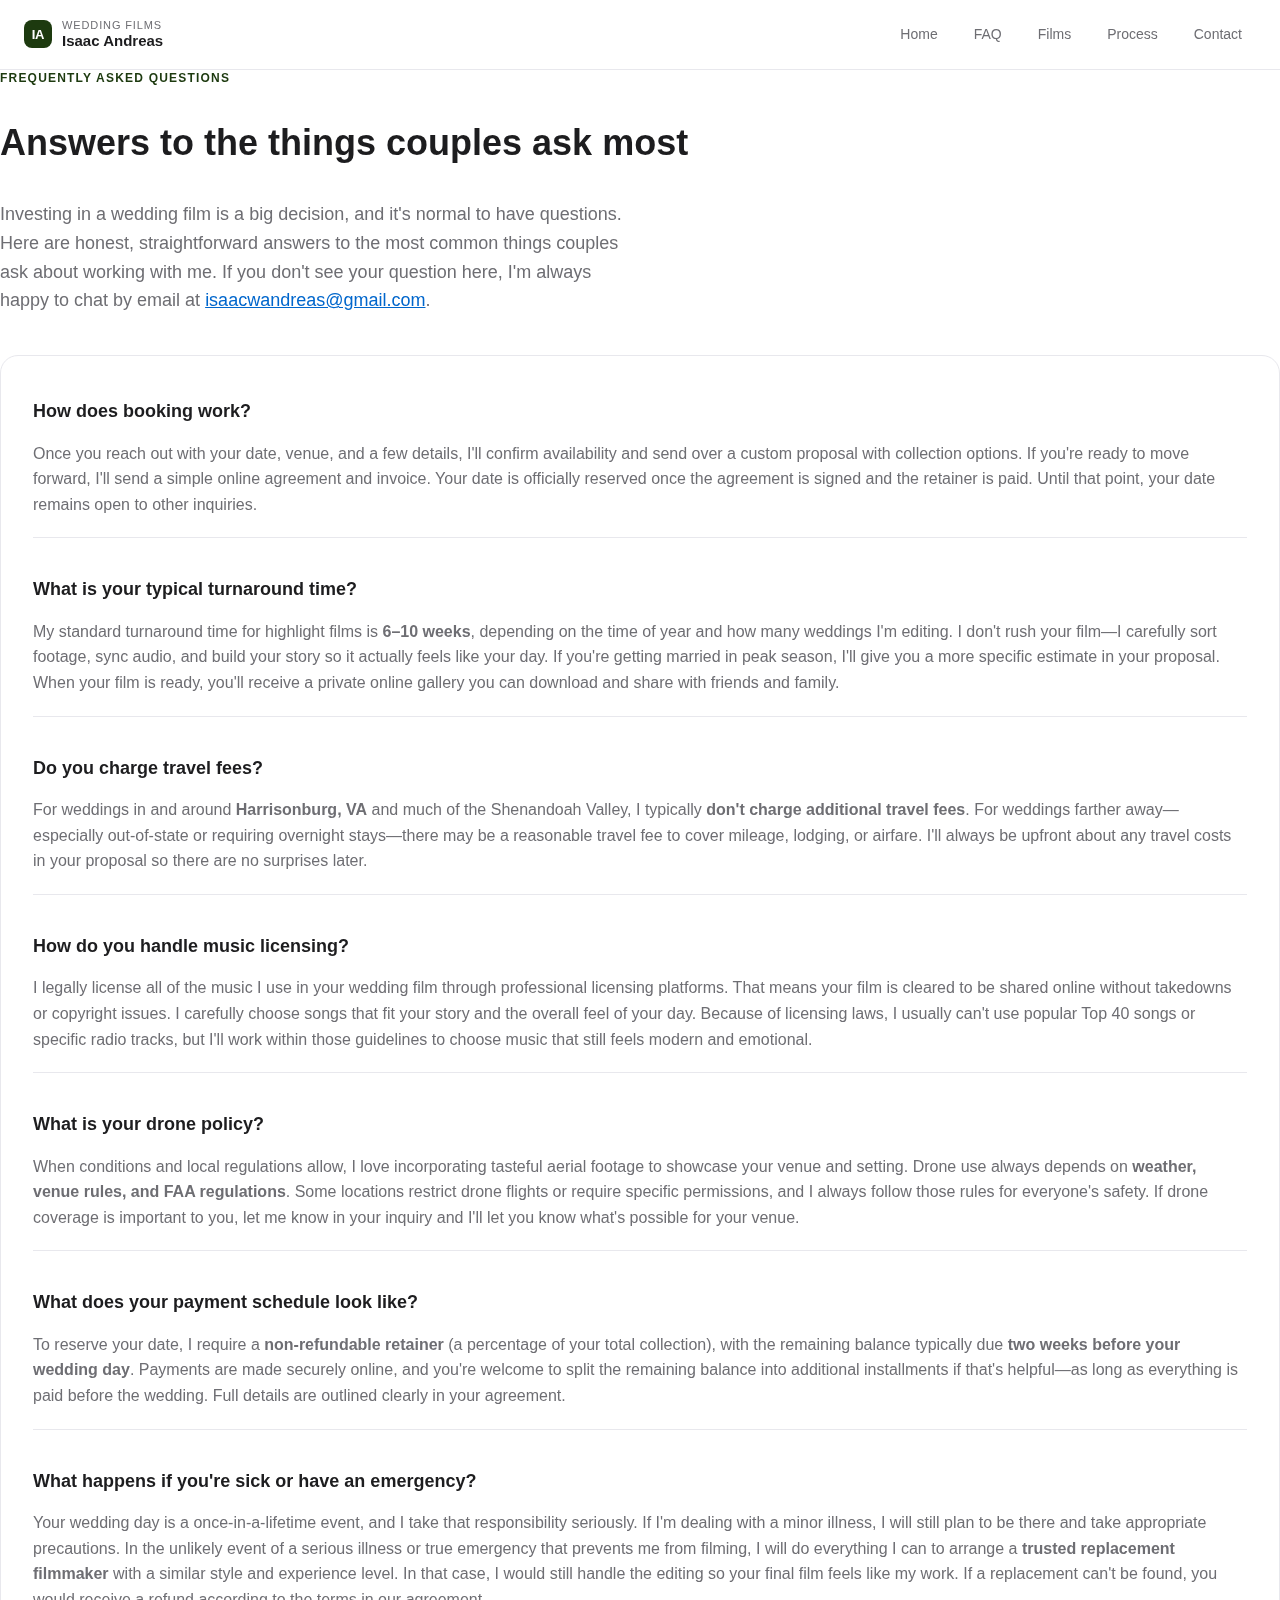
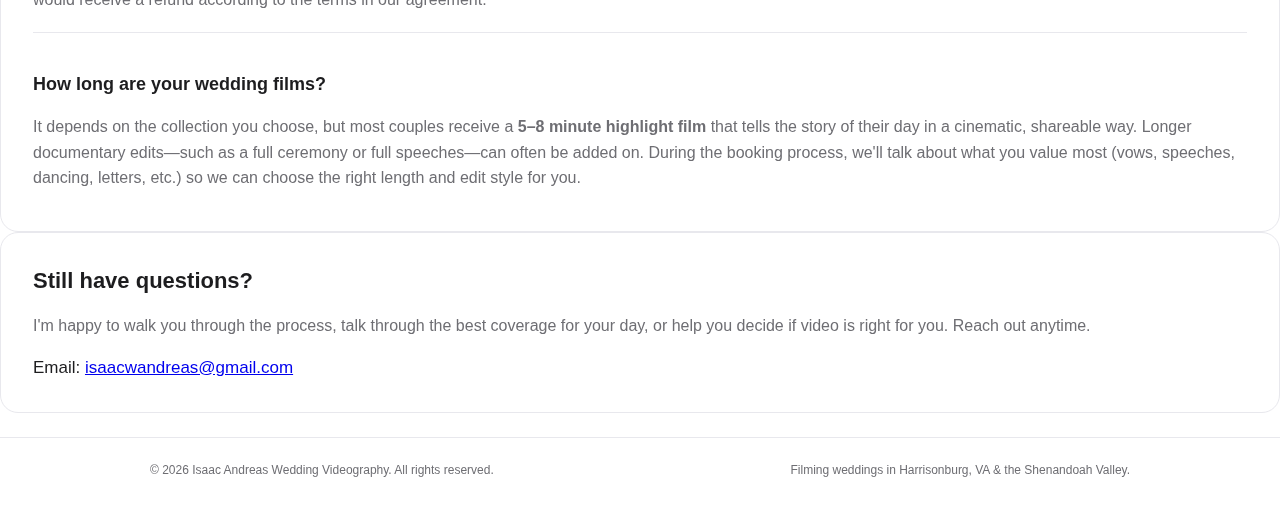
<file: faq.html>
<!DOCTYPE html>
<html lang="en">
  <head>
    <meta charset="UTF-8" />
    <title>
      FAQ | Isaac Andreas Wedding Videography | Harrisonburg, VA
    </title>
    <meta
      name="description"
      content="Frequently asked questions about booking, turnaround time, travel fees, music licensing, drone policy, payment schedule, and what happens if Isaac is sick."
    />
    <meta name="viewport" content="width=device-width, initial-scale=1" />
    <link rel="stylesheet" href="styles.css" />
  </head>
  <body>
    <div class="site-wrapper">
      <header class="site-header">
        <div class="brand">
          <div class="brand-mark">IA</div>
          <div class="brand-text">
            <span>Wedding Films</span>
            <span>Isaac Andreas</span>
          </div>
        </div>

        <nav class="main-nav">
          <a href="index.html">Home</a>
          <a href="faq.html">FAQ</a>
          <a href="index.html#films">Films</a>
          <a href="index.html#process">Process</a>
          <a href="index.html#contact">Contact</a>
        </nav>
      </header>

      <main>
        <section class="section">
          <div class="section-header">
            <div>
              <div class="section-kicker">Frequently asked questions</div>
              <h2 class="section-title">
                Answers to the things couples ask most
              </h2>
            </div>
          </div>

          <p class="faq-intro">
            Investing in a wedding film is a big decision, and it's normal to
            have questions. Here are honest, straightforward answers to the
            most common things couples ask about working with me. If you don't
            see your question here, I'm always happy to chat by email at
            <a href="mailto:isaacwandreas@gmail.com"
              >isaacwandreas@gmail.com</a
            >.
          </p>

          <div class="faq-list">
            <!-- How booking works -->
            <article class="faq-item">
              <h3 class="faq-question">How does booking work?</h3>
              <p class="faq-answer">
                Once you reach out with your date, venue, and a few details,
                I'll confirm availability and send over a custom proposal with
                collection options. If you're ready to move forward, I'll send
                a simple online agreement and invoice. Your date is officially
                reserved once the agreement is signed and the retainer is paid.
                Until that point, your date remains open to other inquiries.
              </p>
            </article>

            <!-- Turnaround time -->
            <article class="faq-item">
              <h3 class="faq-question">
                What is your typical turnaround time?
              </h3>
              <p class="faq-answer">
                My standard turnaround time for highlight films is
                <strong>6–10 weeks</strong>, depending on the time of year and
                how many weddings I'm editing. I don't rush your film—I carefully
                sort footage, sync audio, and build your story so it actually
                feels like your day. If you're getting married in peak season,
                I'll give you a more specific estimate in your proposal. When
                your film is ready, you'll receive a private online gallery you
                can download and share with friends and family.
              </p>
            </article>

            <!-- Travel fees -->
            <article class="faq-item">
              <h3 class="faq-question">
                Do you charge travel fees?
              </h3>
              <p class="faq-answer">
                For weddings in and around <strong>Harrisonburg, VA</strong> and
                much of the Shenandoah Valley, I typically
                <strong>don't charge additional travel fees</strong>. For
                weddings farther away—especially out-of-state or requiring
                overnight stays—there may be a reasonable travel fee to cover
                mileage, lodging, or airfare. I'll always be upfront about any
                travel costs in your proposal so there are no surprises later.
              </p>
            </article>

            <!-- Music licensing -->
            <article class="faq-item">
              <h3 class="faq-question">
                How do you handle music licensing?
              </h3>
              <p class="faq-answer">
                I legally license all of the music I use in your wedding film
                through professional licensing platforms. That means your film
                is cleared to be shared online without takedowns or copyright
                issues. I carefully choose songs that fit your story and the
                overall feel of your day. Because of licensing laws, I usually
                can't use popular Top 40 songs or specific radio tracks, but
                I'll work within those guidelines to choose music that still
                feels modern and emotional.
              </p>
            </article>

            <!-- Drone policy -->
            <article class="faq-item">
              <h3 class="faq-question">
                What is your drone policy?
              </h3>
              <p class="faq-answer">
                When conditions and local regulations allow, I love incorporating
                tasteful aerial footage to showcase your venue and setting.
                Drone use always depends on <strong>weather, venue rules, and
                FAA regulations</strong>. Some locations restrict drone flights
                or require specific permissions, and I always follow those rules
                for everyone's safety. If drone coverage is important to you,
                let me know in your inquiry and I'll let you know what's
                possible for your venue.
              </p>
            </article>

            <!-- Payment schedule -->
            <article class="faq-item">
              <h3 class="faq-question">
                What does your payment schedule look like?
              </h3>
              <p class="faq-answer">
                To reserve your date, I require a
                <strong>non‑refundable retainer</strong> (a percentage of your
                total collection), with the remaining balance typically due
                <strong>two weeks before your wedding day</strong>. Payments are
                made securely online, and you're welcome to split the remaining
                balance into additional installments if that's helpful—as long
                as everything is paid before the wedding. Full details are
                outlined clearly in your agreement.
              </p>
            </article>

            <!-- What if you're sick -->
            <article class="faq-item">
              <h3 class="faq-question">
                What happens if you're sick or have an emergency?
              </h3>
              <p class="faq-answer">
                Your wedding day is a once‑in‑a‑lifetime event, and I take that
                responsibility seriously. If I'm dealing with a minor illness,
                I will still plan to be there and take appropriate precautions.
                In the unlikely event of a serious illness or true emergency
                that prevents me from filming, I will do everything I can to
                arrange a <strong>trusted replacement filmmaker</strong> with a
                similar style and experience level. In that case, I would still
                handle the editing so your final film feels like my work. If a
                replacement can't be found, you would receive a refund according
                to the terms in our agreement.
              </p>
            </article>

            <!-- Film length -->
            <article class="faq-item">
              <h3 class="faq-question">
                How long are your wedding films?
              </h3>
              <p class="faq-answer">
                It depends on the collection you choose, but most couples
                receive a <strong>5–8 minute highlight film</strong> that tells
                the story of their day in a cinematic, shareable way. Longer
                documentary edits—such as a full ceremony or full speeches—can
                often be added on. During the booking process, we'll talk about
                what you value most (vows, speeches, dancing, letters, etc.) so
                we can choose the right length and edit style for you.
              </p>
            </article>
          </div>
        </section>

        <section class="section" id="contact">
          <div class="info-card">
            <h3>Still have questions?</h3>
            <p>
              I'm happy to walk you through the process, talk through the best
              coverage for your day, or help you decide if video is right for
              you. Reach out anytime.
            </p>
            <div class="contact-block">
              Email:
              <a
                href="mailto:isaacwandreas@gmail.com?subject=Wedding%20Film%20Question"
                >isaacwandreas@gmail.com</a
              >
            </div>
          </div>
        </section>
      </main>
    </div>

    <footer class="site-footer">
      <div class="footer-inner">
        <span>
          &copy;
          <script>
            document.write(new Date().getFullYear());
          </script>
          Isaac Andreas Wedding Videography. All rights reserved.
        </span>
        <span>
          Filming weddings in Harrisonburg, VA &amp; the Shenandoah Valley.
        </span>
      </div>
    </footer>
  </body>
</html>
</file>
<file: styles.css>
/* ============================================
   Isaac Andreas Wedding Videography
   Apple-inspired modern design
   ============================================ */

:root {
  --bg: #ffffff;
  --bg-alt: #fbfbfd;
  --bg-tertiary: #f5f5f7;
  --card-bg: #ffffff;
  --accent: #cc5500; /* burnt orange */
  --accent-soft: rgba(204, 85, 0, 0.08);
  --accent-strong: #d2691e;
  --highlight: #1d3a0f;
  --highlight-soft: rgba(45, 80, 22, 0.08);
  --text: #1d1d1f;
  --muted: #6e6e73;
  --border-light: #e8e8ed;
  --link: #0066cc;
  --radius: 12px;
  --radius-lg: 18px;
  --max-width: 980px;
  --transition: 0.25s ease;
  --font: -apple-system, BlinkMacSystemFont, "SF Pro Text", "Segoe UI", sans-serif;
  --font-display: -apple-system, BlinkMacSystemFont, "SF Pro Display", "Segoe UI", sans-serif;
}

*,
*::before,
*::after {
  box-sizing: border-box;
}

html {
  scroll-behavior: smooth;
}

body {
  margin: 0;
  padding: 0;
  font-family: var(--font);
  font-size: 17px;
  line-height: 1.47059;
  color: var(--text);
  background: var(--bg);
  -webkit-font-smoothing: antialiased;
}

/* ---- Layout ---- */

.site-wrapper {
  width: 100%;
  margin: 0 auto;
  padding: 0;
}

/* ---- Sticky minimal header ---- */

.site-header {
  position: sticky;
  top: 0;
  z-index: 100;
  display: flex;
  align-items: center;
  justify-content: space-between;
  padding: 16px 24px;
  background: rgba(255, 255, 255, 0.8);
  backdrop-filter: saturate(180%) blur(20px);
  -webkit-backdrop-filter: saturate(180%) blur(20px);
  border-bottom: 1px solid var(--border-light);
}

.brand {
  display: flex;
  align-items: center;
  gap: 10px;
  text-decoration: none;
  color: var(--text);
}

.brand-mark {
  width: 28px;
  height: 28px;
  border-radius: 8px;
  background: var(--highlight);
  color: #fff;
  display: flex;
  align-items: center;
  justify-content: center;
  font-size: 13px;
  font-weight: 700;
  letter-spacing: -0.02em;
}

.brand-text {
  display: flex;
  flex-direction: column;
  line-height: 1.2;
}

.brand-text span:first-child {
  font-size: 11px;
  text-transform: uppercase;
  letter-spacing: 0.08em;
  color: var(--muted);
}

.brand-text span:last-child {
  font-size: 15px;
  font-weight: 600;
  color: var(--text);
}

.main-nav {
  display: flex;
  gap: 8px;
  font-size: 14px;
}

.main-nav a {
  color: var(--muted);
  text-decoration: none;
  padding: 8px 14px;
  border-radius: 980px;
  transition: color var(--transition), background var(--transition);
}

.main-nav a:hover {
  color: var(--text);
  background: var(--bg-tertiary);
}

/* ---- Full-bleed hero (Apple style) ---- */

.hero-modern {
  position: relative;
  width: 100%;
  min-height: 85vh;
  display: flex;
  flex-direction: column;
  align-items: center;
  justify-content: center; /* moved text higher */
  padding: 0 24px 0;
  text-align: center;
  overflow: hidden;
}

.hero-modern-bg {
  position: absolute;
  inset: 0;
  z-index: 0;
}

.hero-modern-bg img,
.hero-modern-bg video {
  width: 100%;
  height: 100%;
  object-fit: cover;
  display: block;
}

/* brighter overlay for black text readability */
/*.hero-modern-overlay {*/
/*  position: absolute;*/
/*  inset: 0;*/
/*  background: linear-gradient(to top, rgba(255,255,255,0.7) 0%, transparent 60%);*/
/*  z-index: 1;*/
/*}*/
.hero-modern-overlay { position: absolute; inset: 0; background: linear-gradient(to top, rgba(0,0,0,0.5) 0%, transparent 50%, transparent 100%); z-index: 1; }

.hero-modern-content {
  position: relative;
  z-index: 2;
  max-width: 640px;
  margin-top: -200px; /* push text upward */
}

.hero-video {
  width: 100%;
  height: 100%;
  object-fit: cover;
}

.hero-modern .hero-badge {
  display: inline-block;
  font-size: 12px;
  text-transform: uppercase;
  letter-spacing: 0.12em;
  color: rgba(0, 0, 0, 0.85); /* black */
  margin-bottom: 16px;
}

.hero-modern h1 {
  font-family: var(--font-display);
  font-size: clamp(40px, 6vw, 56px);
  font-weight: 600;
  letter-spacing: -0.025em;
  line-height: 1.1;
  color: #000; /* black */
  margin: 0 0 16px;
  text-shadow: none;
}

.hero-modern .hero-sub {
  font-size: 19px;
  line-height: 1.4;
  color: rgba(0, 0, 0, 0.85); /* black */
  margin: 0 0 28px;
  max-width: 520px;
  margin-left: auto;
  margin-right: auto;
}

.hero-modern-actions {
  display: flex;
  flex-wrap: wrap;
  gap: 12px;
  justify-content: center;
}

/* ---- Feature blocks: image with overlay text ---- */

.block-feature {
  width: 100%;
  padding: 0;
  position: relative;
  min-height: 400px;
}

.block-feature-media {
  width: 100%;
  aspect-ratio: 16 / 10;
  min-height: 400px;
  overflow: hidden;
  background: var(--bg-tertiary);
  position: relative;
}

/* bright overlay for readability */
.block-feature-media::after {
  content: "";
  position: absolute;
  inset: 0;
  background: linear-gradient(to top, rgba(255,255,255,0.75) 0%, transparent 65%);
  z-index: 1;
}

.block-feature-media img,
.block-feature-media video {
  width: 100%;
  height: 100%;
  object-fit: cover;
  display: block;
}

/* overlay text on media */
.block-feature-copy {
  position: absolute;
  inset: 0;
  z-index: 2;
  max-width: var(--max-width);
  margin: 0 auto;
  padding: 80px 24px;
  text-align: center;

  display: flex;
  flex-direction: column;
  justify-content: flex-end;
  align-items: center;
}

.block-feature-copy h2 {
  font-family: var(--font-display);
  font-size: clamp(32px, 4vw, 48px);
  font-weight: 600;
  letter-spacing: -0.025em;
  line-height: 1.15;
  color: #000;
  margin: 0 0 16px;
  text-shadow: none;
}

.block-feature-copy p {
  font-size: 19px;
  line-height: 1.5;
  color: rgba(0, 0, 0, 0.85);
  margin: 0 auto;
  max-width: 600px;
}

/* ---- Section chunks (contained) ---- */

.section-modern {
  max-width: var(--max-width);
  margin: 0 auto;
  padding: 80px 24px 100px;
}

.section-modern-head {
  text-align: center;
  margin-bottom: 48px;
}

.section-modern-head .kicker {
  font-size: 12px;
  text-transform: uppercase;
  letter-spacing: 0.12em;
  color: var(--highlight);
  font-weight: 600;
  margin-bottom: 8px;
}

.section-modern-head h2 {
  font-family: var(--font-display);
  font-size: clamp(28px, 3.5vw, 40px);
  font-weight: 600;
  letter-spacing: -0.02em;
  color: var(--text);
  margin: 0 0 12px;
}

.section-modern-head .sub {
  font-size: 19px;
  color: var(--muted);
  max-width: 560px;
  margin: 0 auto;
  line-height: 1.5;
}

/* ---- Film grid ---- */

.film-grid {
  display: grid;
  grid-template-columns: repeat(auto-fit, minmax(280px, 1fr));
  gap: 24px;
}

.film-card {
  background: var(--card-bg);
  border-radius: var(--radius-lg);
  overflow: hidden;
  border: 1px solid var(--border-light);
  transition: transform var(--transition), box-shadow var(--transition);
}

.film-card:hover {
  transform: translateY(-4px);
  box-shadow: 0 20px 40px rgba(0,0,0,0.08);
}

.film-thumb {
  position: relative;
  aspect-ratio: 16 / 10;
  overflow: hidden;
}

.film-thumb img,
.film-thumb video {
  width: 100%;
  height: 100%;
  object-fit: cover;
  transition: transform 0.5s ease;
  display: block;
}

.film-card:hover .film-thumb img,
.film-card:hover .film-thumb video {
  transform: scale(1.03);
}

.film-thumb-badge {
  position: absolute;
  top: 16px;
  left: 16px;
  padding: 6px 12px;
  border-radius: 980px;
  background: rgba(0,0,0,0.5);
  backdrop-filter: blur(10px);
  font-size: 11px;
  text-transform: uppercase;
  letter-spacing: 0.08em;
  color: #fff;
  font-weight: 600;
}

.film-body {
  padding: 24px;
}

.film-body h3 {
  font-size: 20px;
  font-weight: 600;
  letter-spacing: -0.02em;
  color: var(--text);
  margin: 0 0 8px;
}

.film-body p {
  font-size: 15px;
  color: var(--muted);
  line-height: 1.5;
  margin: 0 0 16px;
}

.film-meta {
  display: flex;
  justify-content: space-between;
  align-items: center;
  font-size: 14px;
  color: var(--muted);
}

.film-link {
  color: var(--link);
  text-decoration: none;
  font-weight: 500;
  display: inline-flex;
  align-items: center;
  gap: 4px;
}

.film-link:hover {
  text-decoration: underline;
}

/* ---- Packages ---- */

.packages-grid {
  display: grid;
  grid-template-columns: repeat(auto-fit, minmax(280px, 1fr));
  gap: 24px;
  margin-top: 32px;
}

.package-card {
  background: var(--bg-alt);
  border-radius: var(--radius-lg);
  padding: 32px;
  border: 1px solid var(--border-light);
  list-style: none;
  transition: transform var(--transition), box-shadow var(--transition);
}

.package-card:hover {
  transform: translateY(-2px);
  box-shadow: 0 12px 32px rgba(0,0,0,0.06);
}

.package-card h3 {
  font-size: 22px;
  font-weight: 600;
  color: var(--text);
  margin: 0 0 4px;
}

.package-card .price {
  font-size: 28px;
  font-weight: 700;
  color: var(--highlight);
  margin-bottom: 8px;
}

.package-card .tag {
  font-size: 13px;
  color: var(--muted);
  margin-bottom: 20px;
  line-height: 1.4;
}

.package-card ul {
  margin: 0;
  padding: 0;
  list-style: none;
  font-size: 15px;
  color: var(--muted);
  line-height: 1.7;
}

.package-card ul li {
  padding-left: 1.4em;
  position: relative;
}

.package-card ul li::before {
  content: '✓';
  position: absolute;
  left: 0;
  color: var(--highlight);
  font-weight: 600;
}

.info-note {
  font-size: 14px;
  color: var(--muted);
  line-height: 1.6;
  margin-top: 24px;
  max-width: 720px;
  margin-left: auto;
  margin-right: auto;
  text-align: center;
}

/* ---- Buttons (both burnt orange filled) ---- */

.btn-primary,
.btn-secondary {
  display: inline-flex;
  align-items: center;
  justify-content: center;
  padding: 12px 24px;
  border-radius: 980px;
  font-size: 16px;
  font-weight: 500;
  text-decoration: none;
  transition: opacity var(--transition), transform var(--transition);
  cursor: pointer;

  background: var(--accent);
  color: #fff;
  border: none;
}

.btn-primary:hover,
.btn-secondary:hover {
  opacity: 0.9;
  transform: scale(1.02);
}

/* ---- CTA block ---- */

.cta-block {
  text-align: center;
  padding: 80px 24px 100px;
  background: var(--bg-alt);
}

.cta-block h2 {
  font-family: var(--font-display);
  font-size: clamp(28px, 3.5vw, 40px);
  font-weight: 600;
  letter-spacing: -0.02em;
  color: var(--text);
  margin: 0 0 12px;
}

.cta-block p {
  font-size: 19px;
  color: var(--muted);
  max-width: 520px;
  margin: 0 auto 28px;
  line-height: 1.5;
}

/* ---- Footer ---- */

.site-footer {
  padding: 24px 24px 32px;
  border-top: 1px solid var(--border-light);
  background: var(--bg);
}

.footer-inner {
  max-width: var(--max-width);
  margin: 0 auto;
  display: flex;
  justify-content: space-between;
  flex-wrap: wrap;
  gap: 12px;
  font-size: 12px;
  color: var(--muted);
}

/* ---- Utility: center links ---- */

.section-cta {
  text-align: center;
  margin-top: 40px;
}

/* ---- Legacy / other pages ---- */

.section-header {
  margin-bottom: 24px;
}
.section-header .section-kicker,
.section-modern-head .kicker {
  font-size: 12px;
  text-transform: uppercase;
  letter-spacing: 0.1em;
  color: var(--highlight);
  font-weight: 600;
}
.section-header .section-title,
.section-modern-head h2 {
  font-family: var(--font-display);
  font-size: clamp(24px, 3vw, 36px);
  font-weight: 600;
  color: var(--text);
}
.section-subtitle,
.section-modern-head .sub {
  font-size: 17px;
  color: var(--muted);
}

.fill-section {
  margin: 0;
  padding: 80px 24px;
  background: var(--bg-tertiary);
  text-align: center;
}
.fill-section-bg,
.fill-section-overlay {
  display: none;
}
.fill-section-content {
  max-width: 640px;
  margin: 0 auto;
}
.fill-section-content h2 {
  font-family: var(--font-display);
  font-size: clamp(26px, 3vw, 36px);
  font-weight: 600;
  color: var(--text);
  margin: 0 0 12px;
}
.fill-section-content p {
  font-size: 18px;
  color: var(--muted);
  line-height: 1.6;
}

.info-card {
  background: var(--card-bg);
  border-radius: var(--radius-lg);
  padding: 32px;
  border: 1px solid var(--border-light);
  margin-bottom: 24px;
}

.info-card h3 {
  font-size: 22px;
  font-weight: 600;
  color: var(--text);
  margin: 0 0 12px;
}

.info-card p,
.info-list {
  font-size: 16px;
  color: var(--muted);
  line-height: 1.6;
}
.info-list {
  list-style: none;
  padding: 0;
  margin: 0;
}
.info-list li {
  display: flex;
  justify-content: space-between;
  padding: 8px 0;
  border-bottom: 1px solid var(--border-light);
}
.info-list li span.label {
  color: var(--muted);
}
.info-list li span.value {
  color: var(--text);
  font-weight: 500;
}
.info-grid {
  display: grid;
  grid-template-columns: repeat(auto-fit, minmax(280px, 1fr));
  gap: 24px;
}

/* FAQ page */
.faq-list {
  border-radius: var(--radius-lg);
  border: 1px solid var(--border-light);
  background: var(--card-bg);
  padding: 24px 32px;
}
.faq-item + .faq-item {
  border-top: 1px solid var(--border-light);
  margin-top: 20px;
  padding-top: 20px;
}
.faq-question {
  font-size: 18px;
  font-weight: 600;
  color: var(--text);
  margin-bottom: 8px;
}
.faq-answer {
  font-size: 16px;
  color: var(--muted);
  line-height: 1.6;
}
.faq-intro {
  font-size: 18px;
  color: var(--muted);
  line-height: 1.6;
  margin-bottom: 40px;
  max-width: 640px;
}
.faq-list {
  margin-top: 0;
}
.faq-intro a {
  color: var(--link);
}

/* Process page blocks */
.process-steps {
  display: grid;
  grid-template-columns: repeat(auto-fit, minmax(280px, 1fr));
  gap: 24px;
  margin-bottom: 48px;
}
.process-step {
  border-radius: var(--radius-lg);
  border: 1px solid var(--border-light);
  padding: 24px;
  background: var(--card-bg);
  position: relative;
}
.process-step-number {
  position: absolute;
  top: -12px;
  left: 20px;
  width: 36px;
  height: 36px;
  background: var(--highlight);
  color: #fff;
  display: flex;
  align-items: center;
  justify-content: center;
  font-weight: 700;
  font-size: 18px;
  border-radius: 50%;
}
.process-step-image {
  width: 100%;
  height: 200px;
  object-fit: cover;
  border-radius: var(--radius);
  margin-bottom: 16px;
  background: var(--bg-tertiary);
}
.process-step h3 {
  font-size: 20px;
  font-weight: 600;
  color: var(--text);
  margin: 0 0 8px;
}
.process-step p {
  font-size: 15px;
  color: var(--muted);
  line-height: 1.6;
  margin: 0;
}
.process-page .section-modern {
  padding-top: 60px;
}
.process-page .block-feature-copy {
  padding-top: 80px;
  padding-bottom: 80px;
}

/* Contact page */
.contact-hero,
.contact-info-card,
.contact-cta {
  border-radius: var(--radius-lg);
  border: 1px solid var(--border-light);
}

/* Responsive */
@media (max-width: 734px) {
  .hero-modern {
    min-height: 75vh;
    padding-bottom: 40px;
  }

  .hero-modern-content {
    margin-top: -80px;
  }

  .section-modern {
    padding: 60px 20px 80px;
  }

  .film-grid {
    grid-template-columns: 1fr;
  }

  .packages-grid {
    grid-template-columns: 1fr;
  }

  .block-feature-copy {
    padding: 60px 20px;
  }
}
</file>
